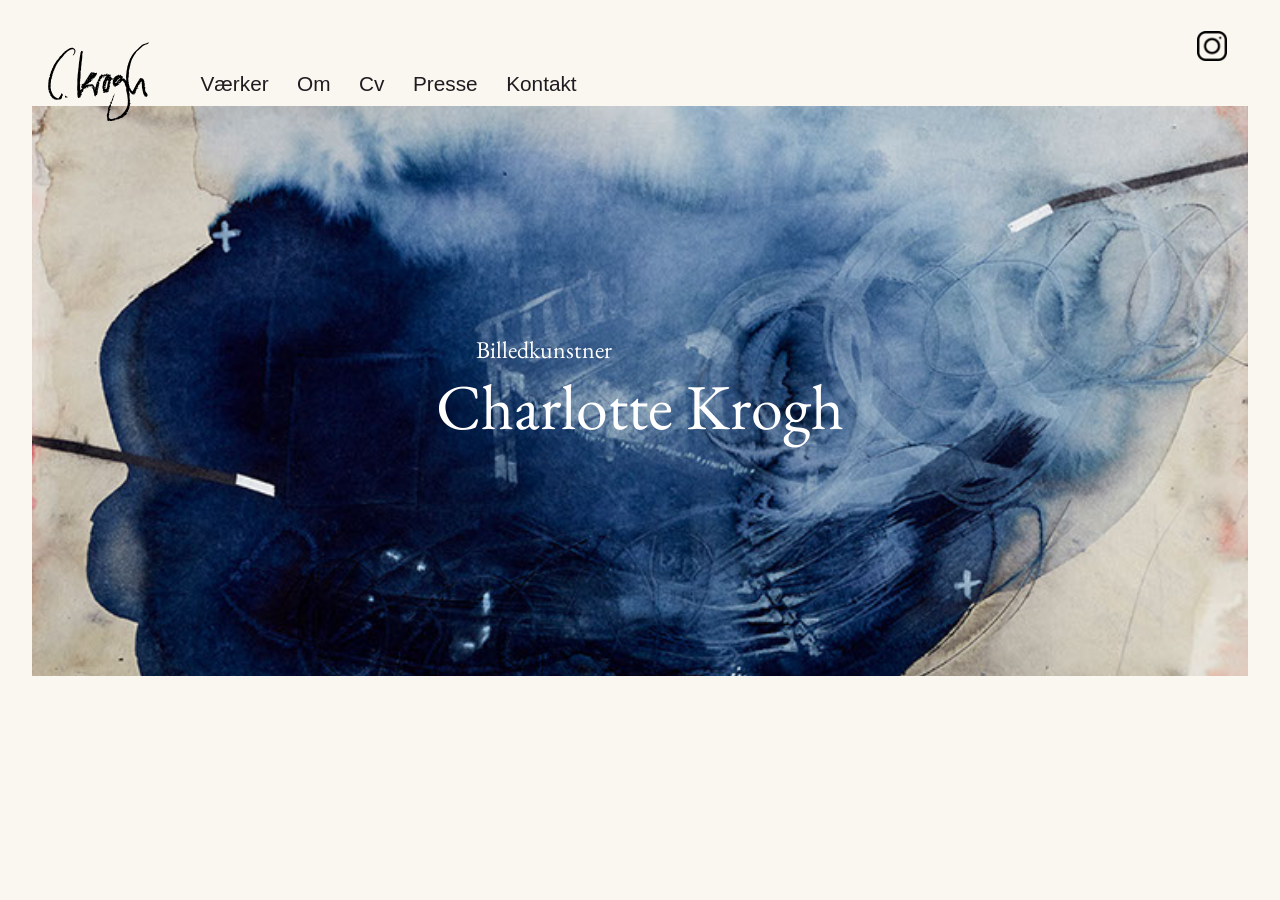
<file: index.html>
<!DOCTYPE html>
<html lang="DA">

<head>
    <meta charset="utf-8">
    <meta name="viewport" content="width=device-width, initial-scale=1.0">
    <title>Charlotte Krogh - Billedkunstner</title>
    <link href="https://fonts.googleapis.com/css?family=EB+Garamond:400,700&display=swap" rel="stylesheet">
    <link rel="stylesheet" href="style.css">
</head>

<body id="landing">
    <header>
        <nav></nav>
    </header>
    <section id="splash">
        <article id="splashtxt">
            <h2>Billedkunstner</h2>
            <h1>Charlotte Krogh</h1>
        </article>
    </section>
    <script src="script.js"></script>
</body>

</html>
</file>
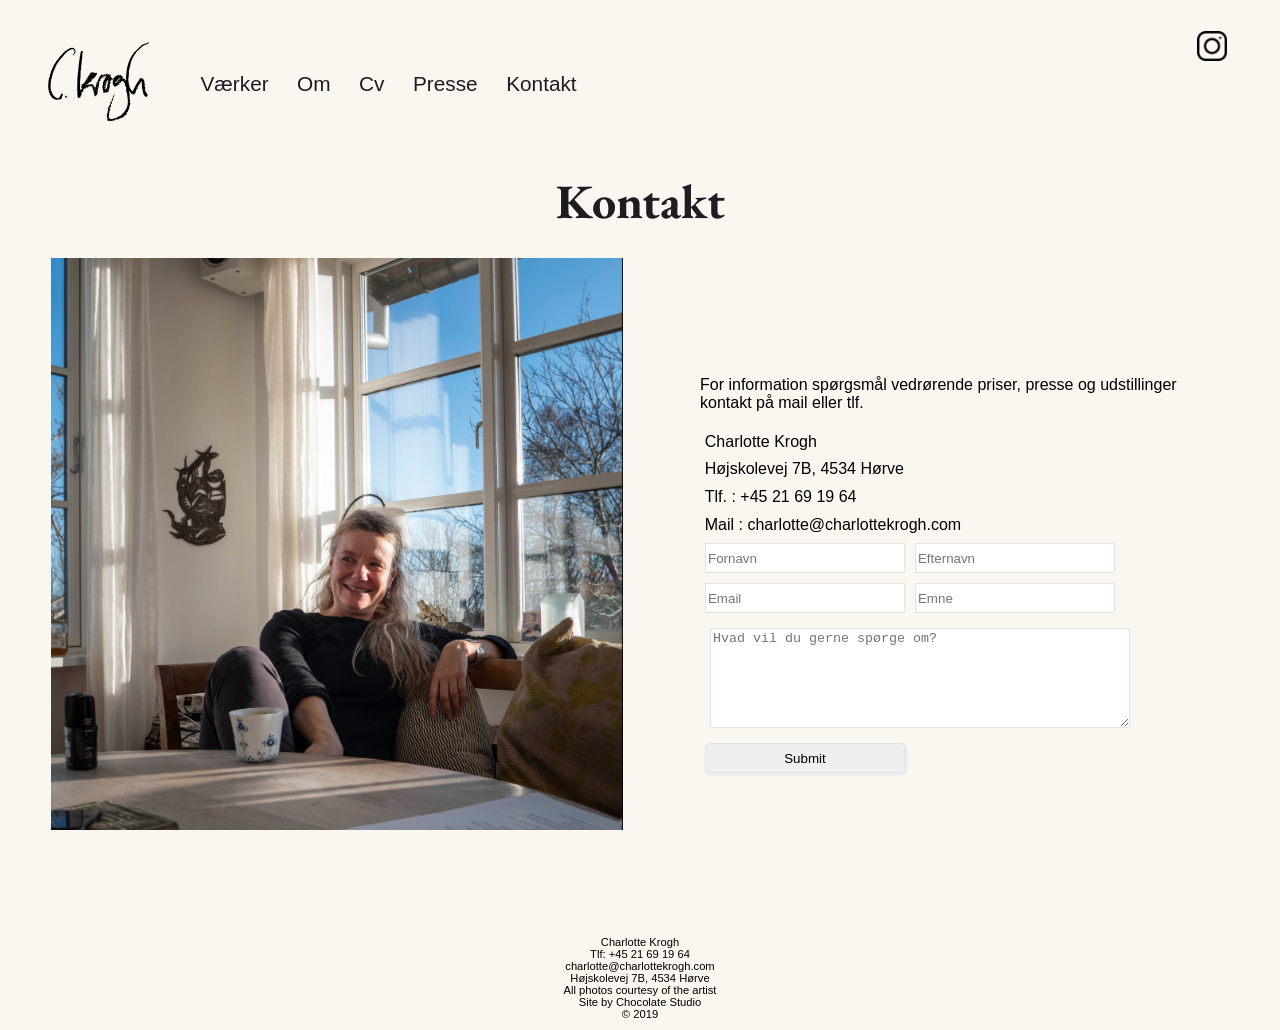
<file: contact.html>
<!DOCTYPE html>
<html lang="DA">

<head>
    <meta charset="utf-8">
    <meta name="viewport" content="width=device-width, initial-scale=1.0">
    <title>Charlotte Krogh - Billedkunstner</title>
    <link href="https://fonts.googleapis.com/css?family=EB+Garamond:400,700&display=swap" rel="stylesheet">
    <link rel="stylesheet" href="style.css">
</head>

<body>



    <header>
        <nav></nav>
    </header>
    <h1>Kontakt</h1>
    <section id="contact">
        <article class="img">
            <img src="img/kontakt_charlotte.jpg" alt="">
        </article>
        <article class="txt">

            <p>For information spørgsmål vedrørende priser, presse og udstillinger kontakt på mail eller tlf.</p>

            <ul>
                <li>Charlotte Krogh</li>
                <li>Højskolevej 7B, 4534 Hørve</li>
                <li>Tlf. : +45 21 69 19 64</li>
                <li>Mail : charlotte@charlottekrogh.com</li>

            </ul>

            <form action="send_form_email.php" method="post" enctype="text/plain">
                <input class="" type="text" name="first_name" placeholder="Fornavn">
                <input class="" type="text" name="last_name" placeholder="Efternavn">
                <input class="" type="email" name="email" placeholder="Email">
                <input class="" type="text" name="subject" placeholder="Emne">
                <textarea id="besked" name="message" placeholder="Hvad vil du gerne spørge om?"></textarea>
                <input id="send" type="submit" value="Submit" placeholder="SEND">
            </form>

        </article>



    </section>


    <footer></footer>
    <script src="script.js"></script>
</body></html>
</file>
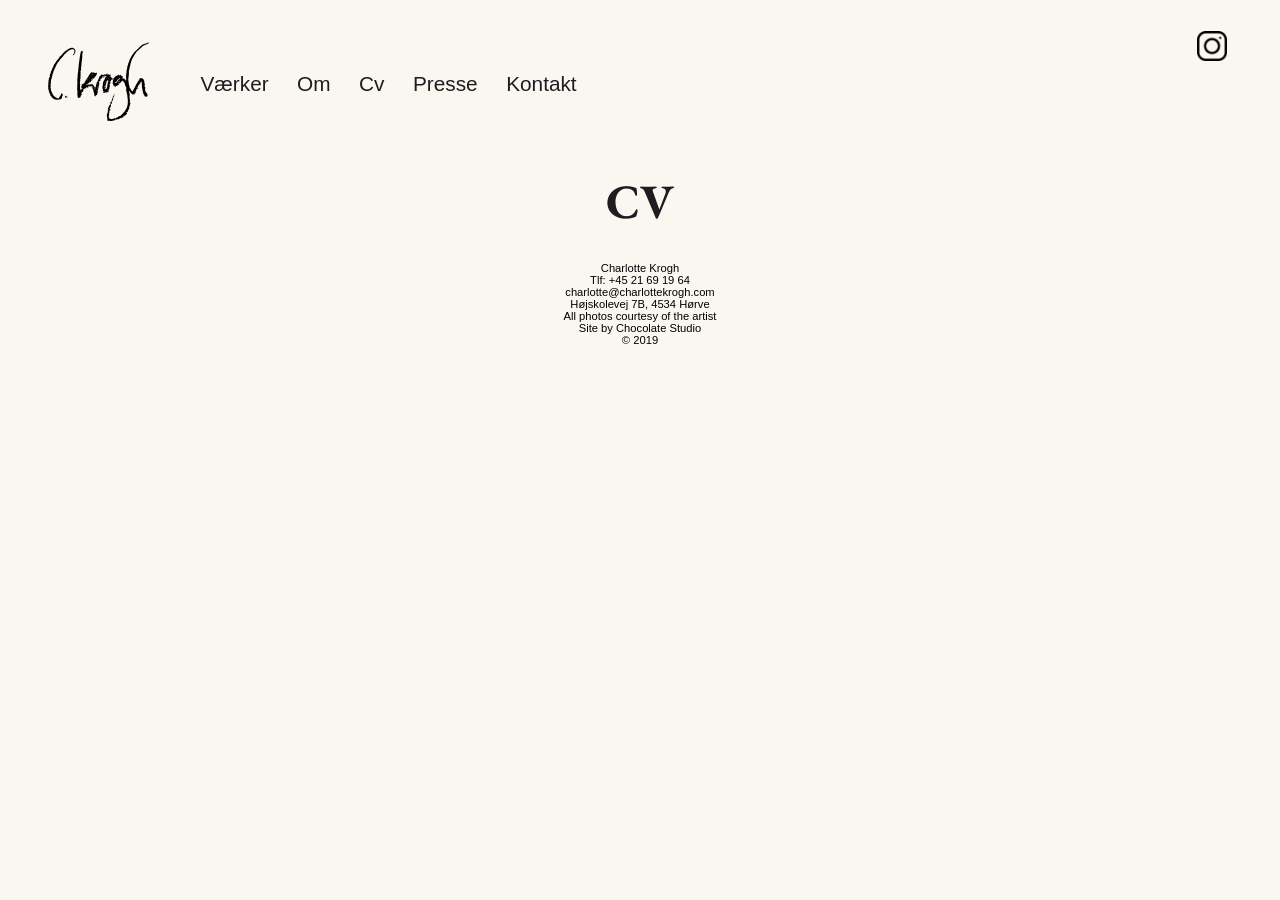
<file: cv.html>
<!DOCTYPE html>
<html lang="DA">

<head>
    <meta charset="utf-8">
    <meta name="viewport" content="width=device-width, initial-scale=1.0">
    <title></title>
    <link href="https://fonts.googleapis.com/css?family=EB+Garamond:400,700&display=swap" rel="stylesheet">
    <link rel="stylesheet" href="style.css">


</head>

<body id="cv_body">

    <header>
        <nav></nav>
    </header>
    <template>
        <ul class="cv">
            <li></li>
        </ul>

    </template>

    <section id="cv">
        <h1>CV</h1>
        <article class="cvtekst"></article>

    </section>

    <script src="script.js"></script>

    <footer></footer>
</body>

</html>
</file>
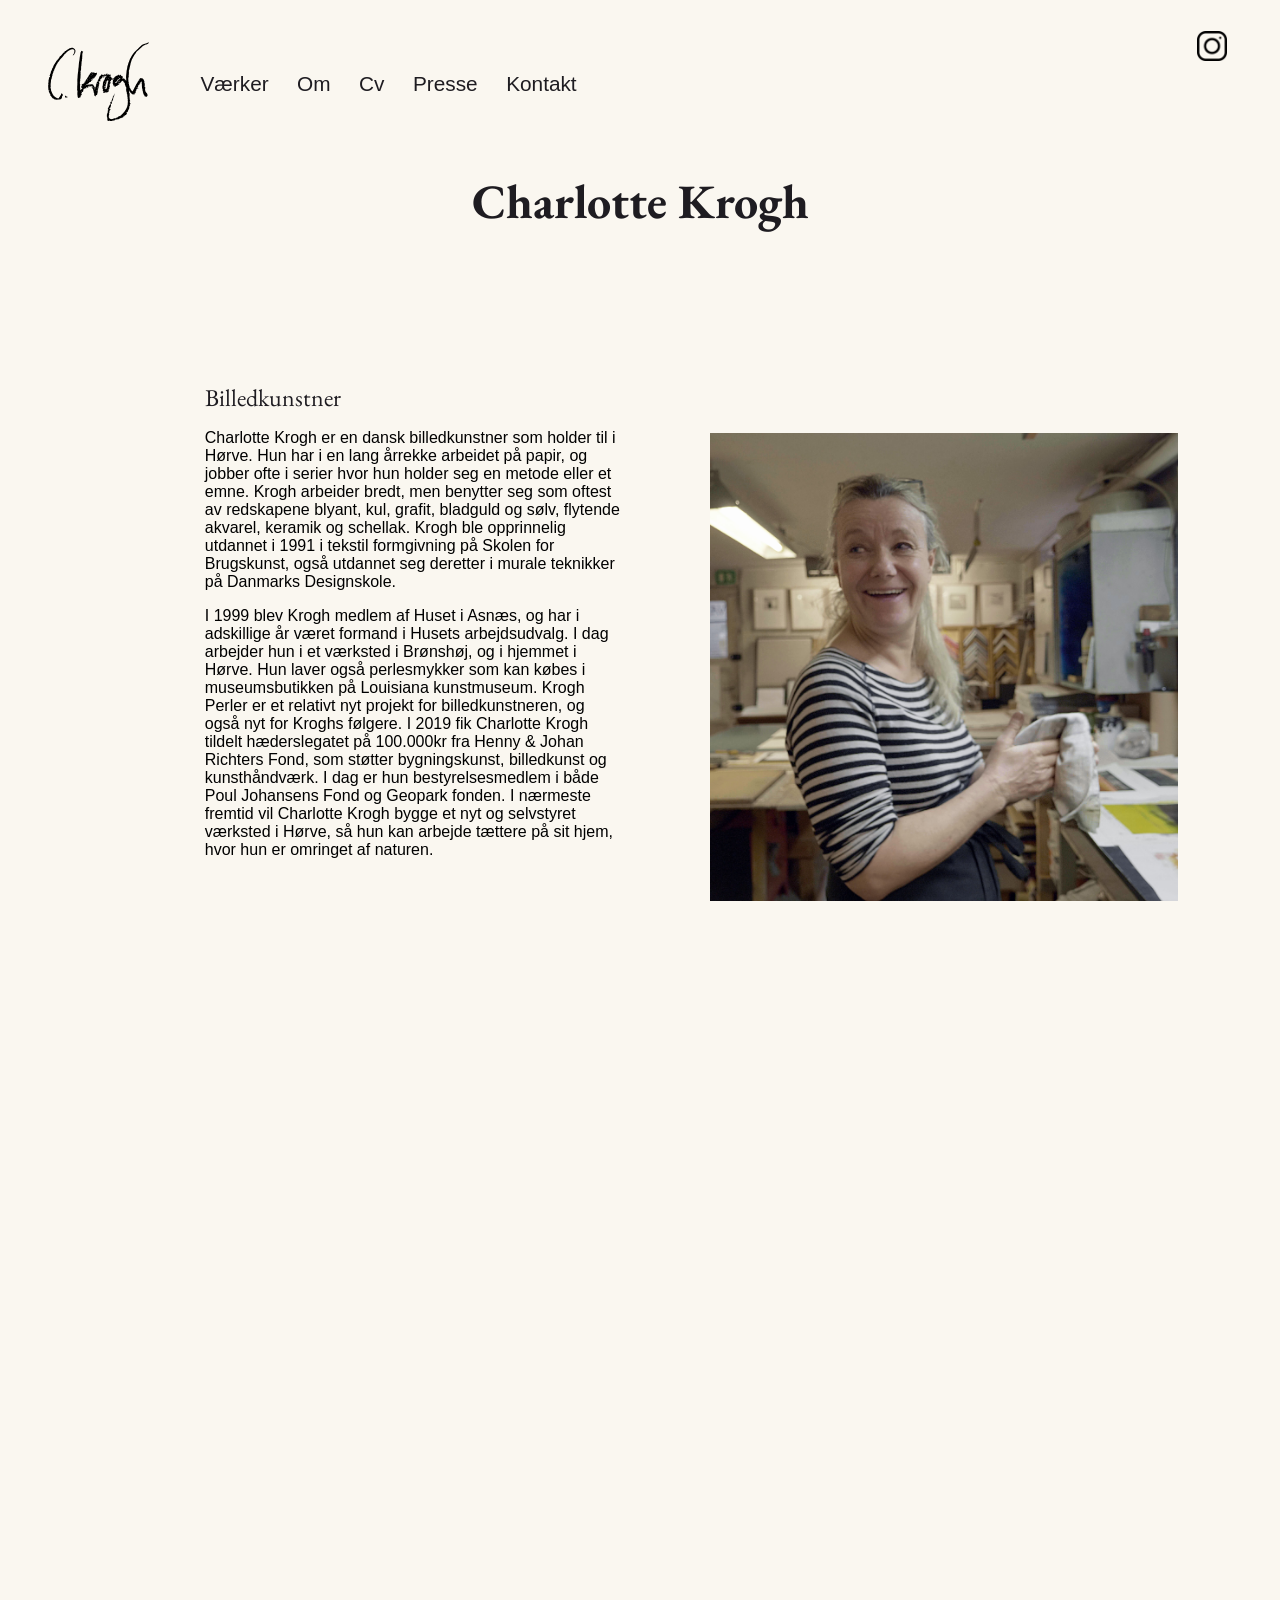
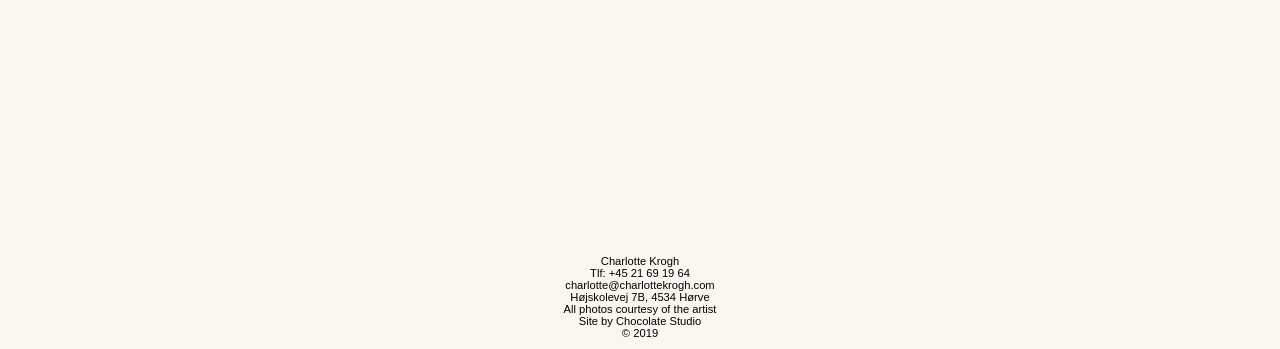
<file: om.html>
<!DOCTYPE html>
<html lang="DA">

<head>
    <meta charset="utf-8">
    <meta name="viewport" content="width=device-width, initial-scale=1.0">
    <title>Charlotte Krogh - Billedkunstner</title>
    <link href="https://fonts.googleapis.com/css?family=EB+Garamond:400,700&display=swap" rel="stylesheet">
    <link rel="stylesheet" href="style.css">
</head>

<body id="om">
    <header>
        <nav></nav>
    </header>
    <!--    <h1>OM</h1>-->

    <h1>Charlotte Krogh</h1>
    <section id="about">




        <article class="txt">


            <h3>Billedkunstner </h3>
            <p>
                Charlotte Krogh er en dansk billedkunstner som holder til i Hørve. Hun har i en lang årrekke arbeidet på papir, og jobber ofte i serier hvor hun holder seg en metode eller et emne. Krogh arbeider bredt, men benytter seg som oftest av redskapene blyant, kul, grafit, bladguld og sølv, flytende akvarel, keramik og schellak. Krogh ble opprinnelig utdannet i 1991 i tekstil formgivning på Skolen for Brugskunst, også utdannet seg deretter i murale teknikker på Danmarks Designskole.
                <p>
                    I 1999 blev Krogh medlem af Huset i Asnæs, og har i adskillige år været formand i Husets arbejdsudvalg. I dag arbejder hun i et værksted i Brønshøj, og i hjemmet i Hørve. Hun laver også perlesmykker som kan købes i museumsbutikken på Louisiana kunstmuseum. Krogh Perler er et relativt nyt projekt for billedkunstneren, og også nyt for Kroghs følgere. I 2019 fik Charlotte Krogh tildelt hæderslegatet på 100.000kr fra Henny & Johan Richters Fond, som støtter bygningskunst, billedkunst og kunsthåndværk. I dag er hun bestyrelsesmedlem i både Poul Johansens Fond og Geopark fonden. I nærmeste fremtid vil Charlotte Krogh bygge et nyt og selvstyret værksted i Hørve, så hun kan arbejde tættere på sit hjem, hvor hun er omringet af naturen.
                </p>






        </article>
        <article class="img">
            <img src="img/P1100390.jpg" alt="">
        </article>
        <article id="video">
            <h2>VIDEO</h2><iframe class="resp-iframe" src="https://www.youtube.com/embed/rRxjqRolzPY" frameborder="0" allow="accelerometer; autoplay; encrypted-media; gyroscope; picture-in-picture" allowfullscreen></iframe>
        </article>
    </section>
    <footer></footer>
    <script src="script.js"></script>
</body></html>
</file>
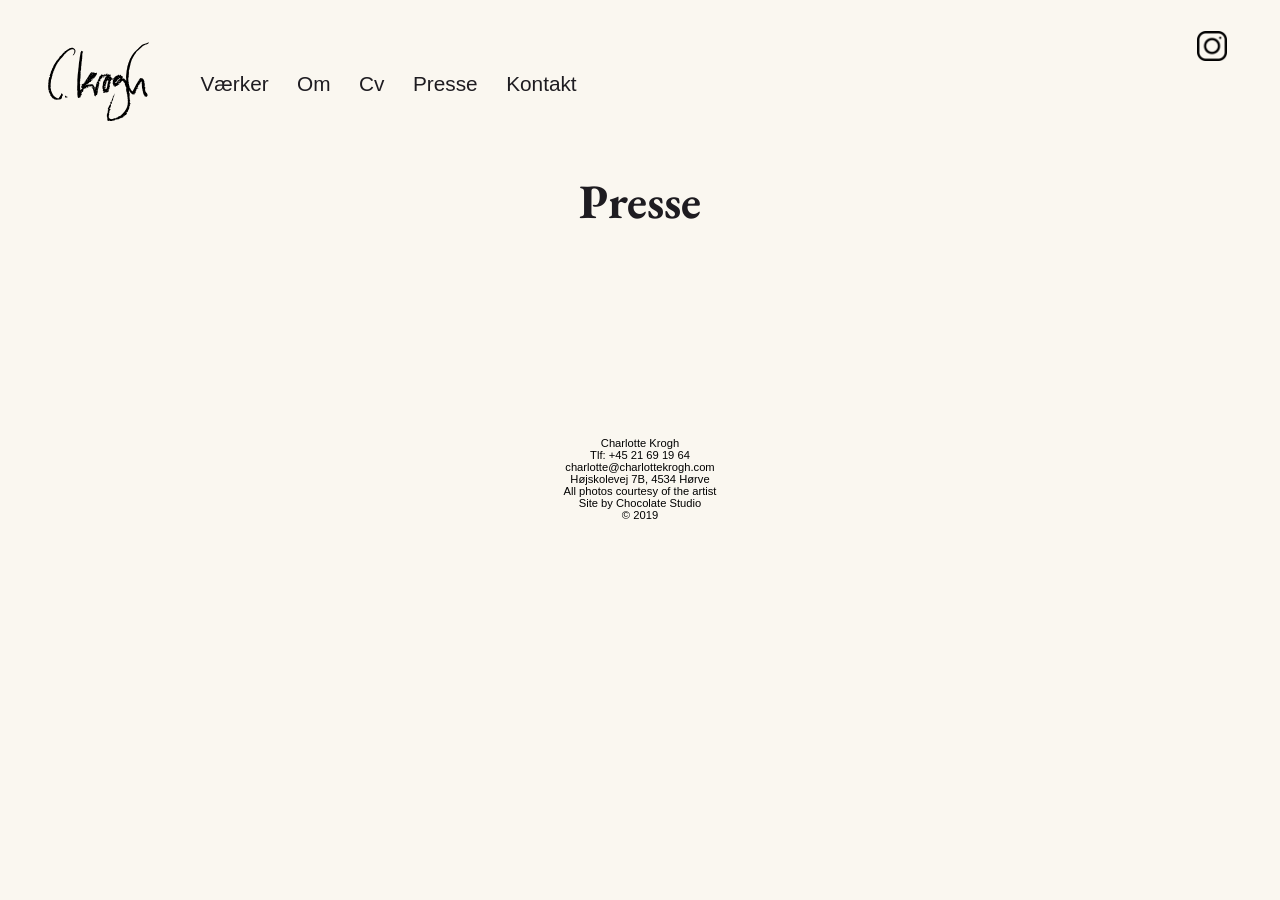
<file: press.html>
<!DOCTYPE html>
<html lang="da">

<head>
    <meta charset="utf-8">
    <meta name="viewport" content="width=device-width, initial-scale=1.0">
    <title>Charlotte Krogh - Billedkunstner</title>
    <link href="https://fonts.googleapis.com/css?family=EB+Garamond:400,700&display=swap" rel="stylesheet">
    <link rel="stylesheet" href="style.css">
</head>

<body id="presse">

    <header>
        <nav></nav>
    </header>
    <h1>Presse</h1>
    <template>
        <article class="press">
            <h3 class="titel"></h3>
            <a href="" target="_blank"><img src="" alt=""></a>
        </article>
    </template>

    <section id="press"></section>

    <footer></footer>
    <script src="script.js"></script>
</body>

</html>
</file>
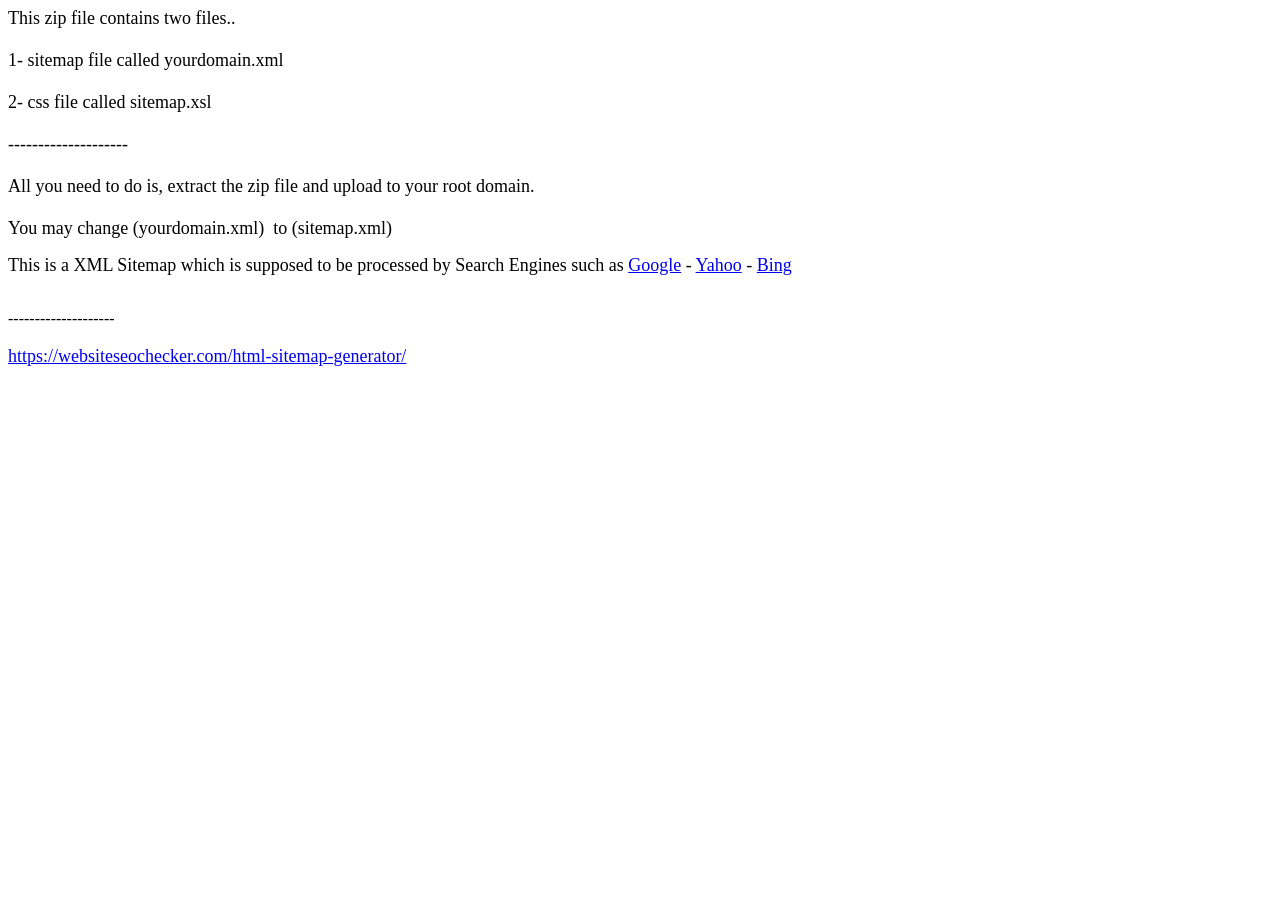
<file: readme.html>
<html>

<head>
<meta http-equiv="Content-Language" content="en-us">
<meta http-equiv="Content-Type" content="text/html; charset=utf-8">
<title>This zip file contains two files</title>
</head>

<body>

<p><font size="4">This zip file contains two files..<br>
<br>
1- sitemap file called yourdomain.xml<br>
<br>
2- css file called sitemap.xsl<br>
<br>
--------------------<br>
<br>
All you need to do is, extract the zip file and upload to your root domain.<br>
<br>
You may change (yourdomain.xml)&nbsp; to (sitemap.xml) </font></p>
<p><font size="4">This is a XML Sitemap which is supposed to be processed by
Search Engines such as <a href="https://www.google.com/webmasters/tools/">Google</a>
- <a href="https://search.yahoo.com/info/submit.html">Yahoo</a> -
<a href="http://www.bing.com/toolbox/webmaster">Bing</a></font></p>



<br>
--------------------<br>
<br>
</font><a href="https://websiteseochecker.com/html-sitemap-generator/">
<font size="4">https://websiteseochecker.com/html-sitemap-generator/</font></a></p>

</body>

</html>
</file>
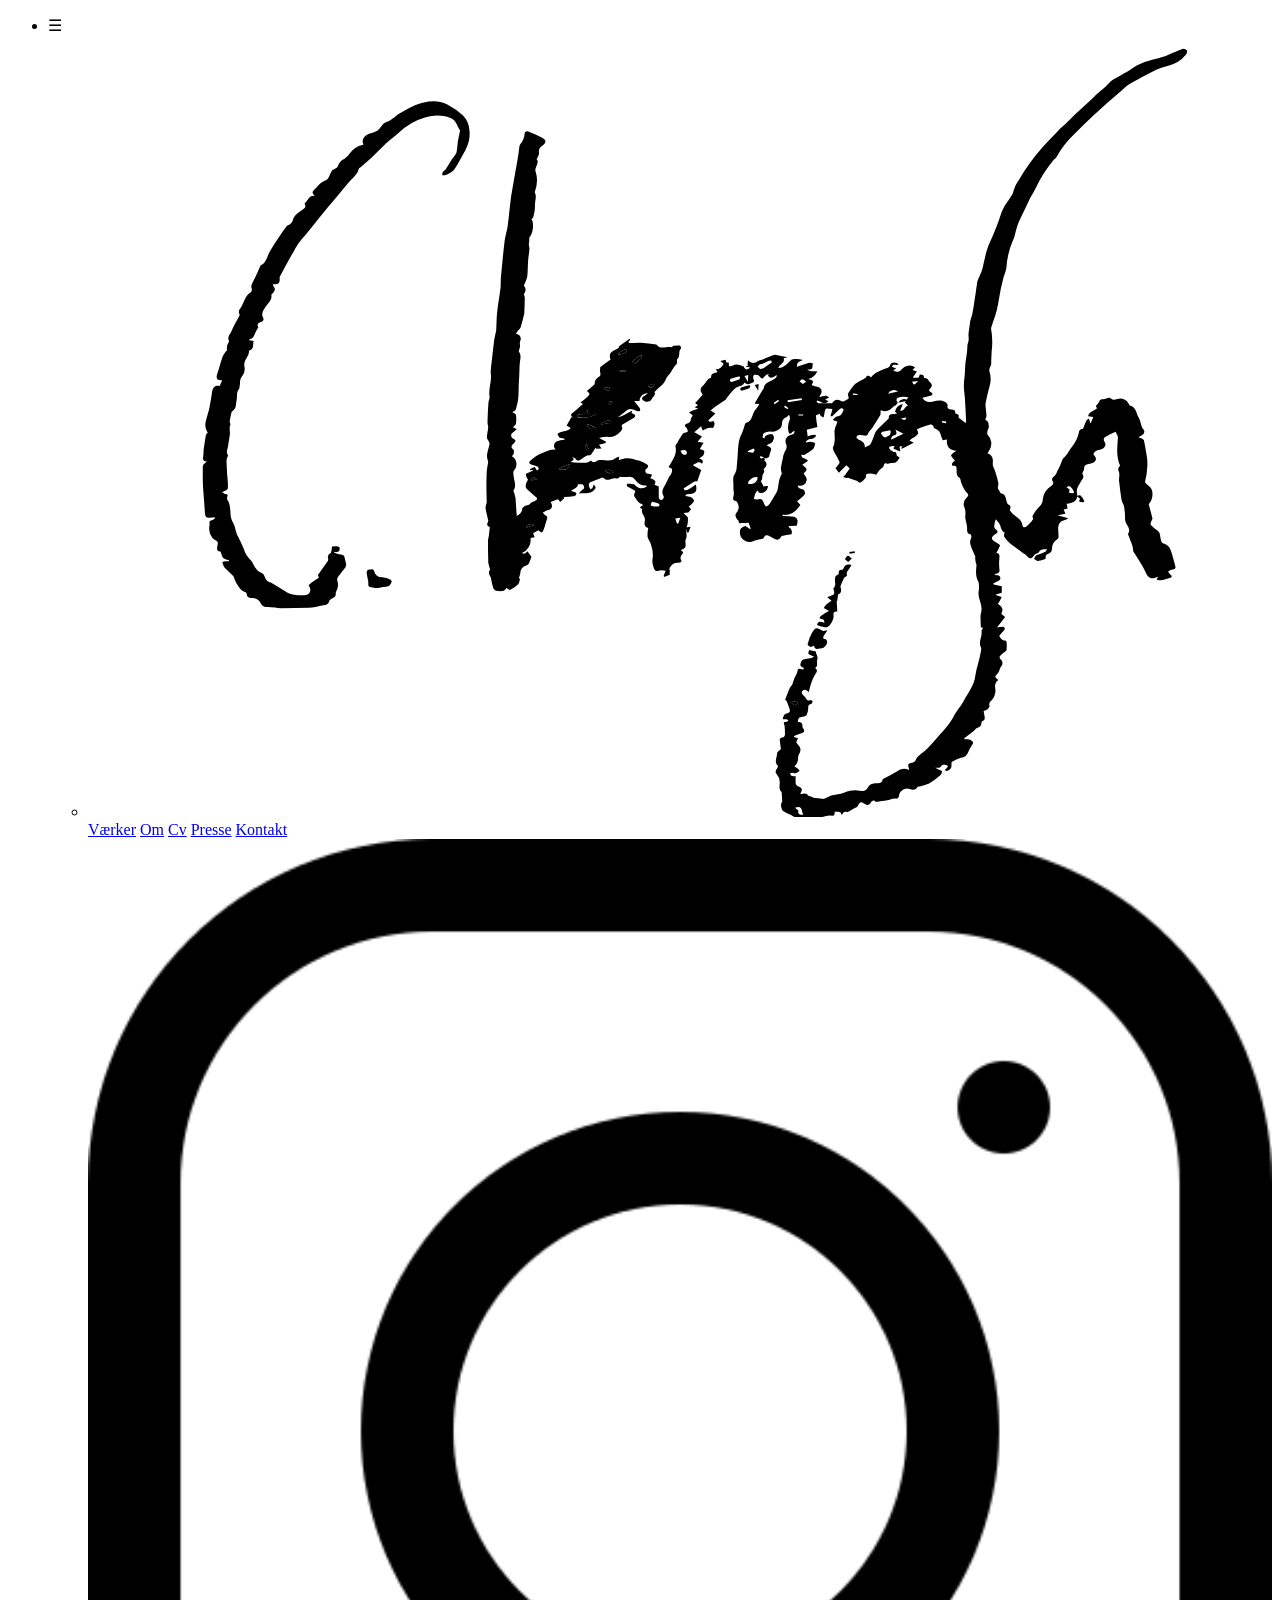
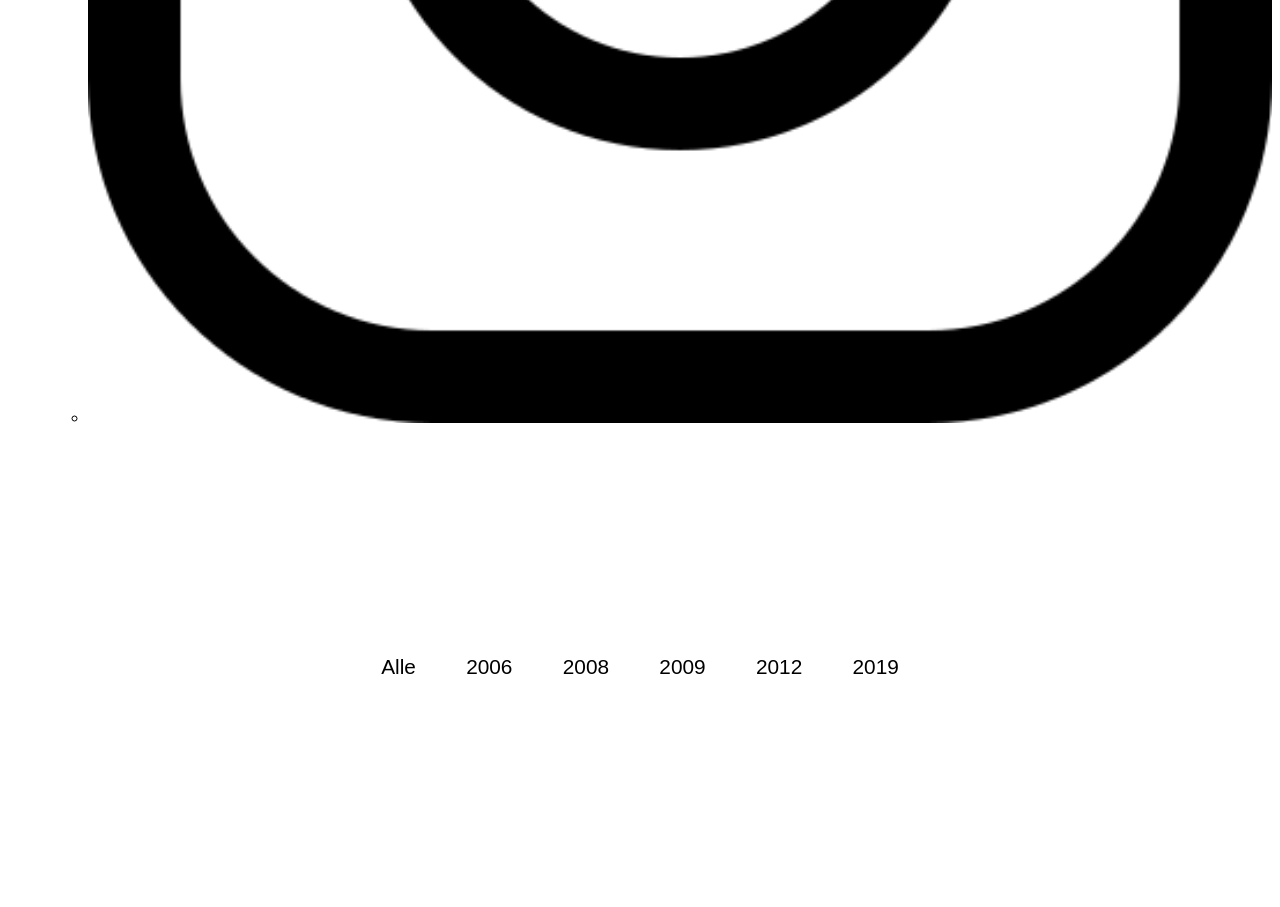
<file: work(copy).html>
<!DOCTYPE html>
<html lang="da">

<head>
    <meta charset="utf-8">
    <meta name="viewport" content="width=device-width, initial-scale=1.0">
    <title>Charlotte Krogh</title>

    <style>
        img {
            width: 100%;
        }

        button {
            border: none;
            background: none;
            font-size: 1.3rem;
        }

        main {
            display: grid;
            grid-template-columns: 30vw 30vw;
            grid-template-rows: 80px auto;
            grid-template-areas:
                "filter filter"
                "vaerker vaerker";
            justify-content: center;
            margin: 200px;


        }


        #grid {
            grid-area: vaerker;
            columns: 4;
            column-fill: balance;
            grid-gap: 1rem;
            text-align: bottom right;
            margin: 0 auto;

        }



        /*
        #grid {
            display: grid;
            grid-template-columns: repeat(auto-fill, minmax(150px, 1fr));
            grid-gap: 0.8rem;
            grid-template-rows: auto;
            margin: 8vw 8vw;
        }
*/


        #knapper {
            margin: 0 100px;
            grid-area: filter;
            display: flex;
            cursor: pointer;
            font-size: 1.2rem;
            justify-content: space-around;

        }


        .aarstal {
            font-size: 0.3rem;
            font-style: italic;
            font-family: sans-serif;
            text-align: right;
        }
    </style>
</head>

<body>

    <header>
        <nav></nav>
    </header>
    <main>
        <article id="knapper">
            <button class="alle filter valgt" data-filter="alle">Alle</button>
            <button data-filter="2006" class="filter">2006</button>
            <button data-filter="2008" class="filter">2008</button>
            <button data-filter="2009" class="filter">2009</button>
            <button data-filter="2012" class="filter">2012</button>
            <button data-filter="2019" class="filter">2019</button>
        </article>
        <section id="grid"></section>
    </main>
    <template>
        <article class="gallery">
            <img class="billede" src="" alt="">
            <p class="aarstal"></p>
        </article>
    </template>

    <script>
        document.addEventListener("DOMContentLoaded", start);

        let filter = "alle";
        let indhold;
        let template = document.querySelector("template");
        let dest = document.querySelector("#grid");

        function start() {
            console.log(start);

            hentGalleri();
            hentMenu();
            const filtrer = document.querySelectorAll(".filter");
            filtrer.forEach(knap => knap.addEventListener("click", filtrerBilleder));

        }

        async function hentMenu() {

            const voresMenu = await fetch("menu.html");
            let denHentede = await voresMenu.text();
            document.querySelector("nav").innerHTML = denHentede;
            console.log("nav");
            document.querySelector("#menuknap").addEventListener("click", toggleMenu);

        }

        async function hentGalleri() {

            //Henter vores Json fra WP
            const url = "http://malikgrosos.com/charlottekrogh/wordpress/wp-json/wp/v2/vaerk"
            //Henter datafilen
            const minJson = await fetch(url);
            //Den hentede data skal tolkes som json
            indhold = await minJson.json();
            //Vi kalder funktionen der viser data i DOM
            visIndhold();
            console.log(hentGalleri);
        }

        function filtrerBilleder() {

            //Sæt variable filter til aktuel værdi

            //    let valgt = document.querySelector(".valgt");

            //    valgt.classList.remove("valgt");

            filter = this.dataset.filter;

            //    this.classList.add("valgt");
            console.log(filter);
            visIndhold();

        }

        function visIndhold() {

            dest.innerHTML = "";

            indhold.forEach(vaerk => {
                console.log(filter);

                if (vaerk.aar == filter || filter == "alle") { // Filtrere kategorier og kunstnernavn

                    const klon = template.cloneNode(true).content;

                    klon.querySelector("img").src = vaerk.billede.guid;
                    klon.querySelector(".aarstal").textContent = vaerk.aar;
                    dest.appendChild(klon);
                }
            })
        }
    </script>
</body></html>
</file>
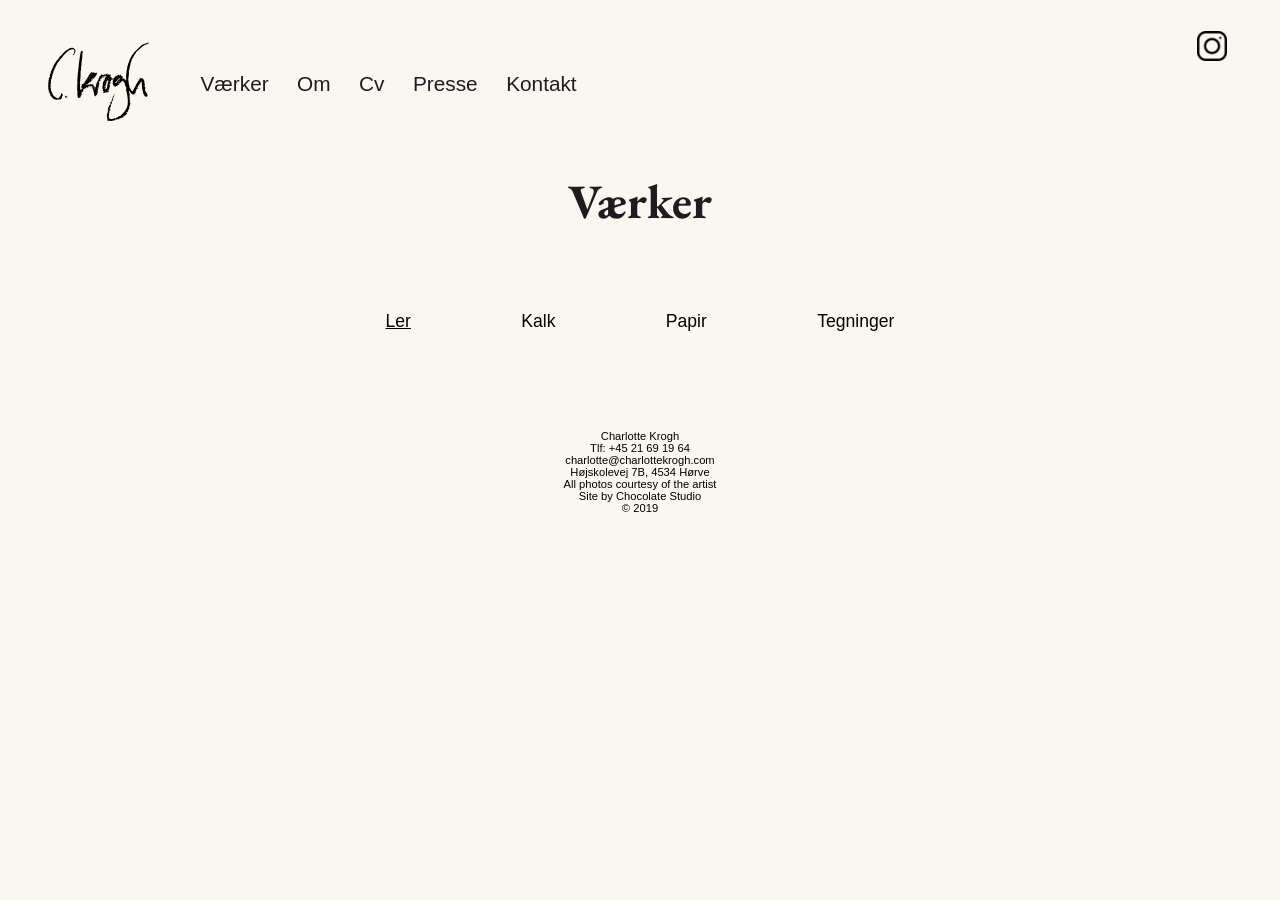
<file: works.html>
<!DOCTYPE html>
<html lang="da">

<head>
    <meta charset="utf-8">
    <meta name="viewport" content="width=device-width, initial-scale=1.0">
    <link href="https://fonts.googleapis.com/css?family=EB+Garamond:400,700&display=swap" rel="stylesheet">
    <link rel="stylesheet" href="style.css">
    <title>Charlotte Krogh - Billedkunstner</title>

</head>

<body>

    <header>
        <nav></nav>
    </header>

    <h1>Værker</h1>

    <main id="vaerker">

        <article id="knapper">

            <!--           //Filtreringsknap som fjerne alle filtre.-->

            <!--            <button class="alle filter valgt" data-filter="ler">Alle</button>-->

            <!--            //Har data-filteret ler, som bliver hentet i filtrering i JS.-->

            <button class="filter valgt" data-filter="ler">ler</button>
            <button data-filter="kalk" class="filter">kalk</button>
            <button data-filter="papir" class="filter">papir</button>
            <button data-filter="tegninger" class="filter">tegninger</button>

        </article>

        <!-- Destinationen for vores Array-->

        <section id="grid"></section>
    </main>

    <!--// Dette er vores klon - Er samle det materiale der skal klones,

    men alt inde i dette tag er usynligt.-->
    <template>

        <!--       //parent vores materiale, så det kan organiseres.-->

        <article class="gallery">

            <!--           //Billede fra klon bliver puttet ind her-->

            <img class="billede" src="" alt="">

            <!--            // Kategorien som json elementet har, bliver puttet ind her. //-->

            <p class="kategori"></p>
            <p class="id"></p>

        </article>




    </template>

    <!--
    <div class="gooey">
  <span class="dot"></span>
  <div class="dots">
    <span></span>
    <span></span>
    <span></span>
  </div>
</div>
-->

    <footer></footer>
    <script src="script.js"> </script>
</body>

</html>
</file>
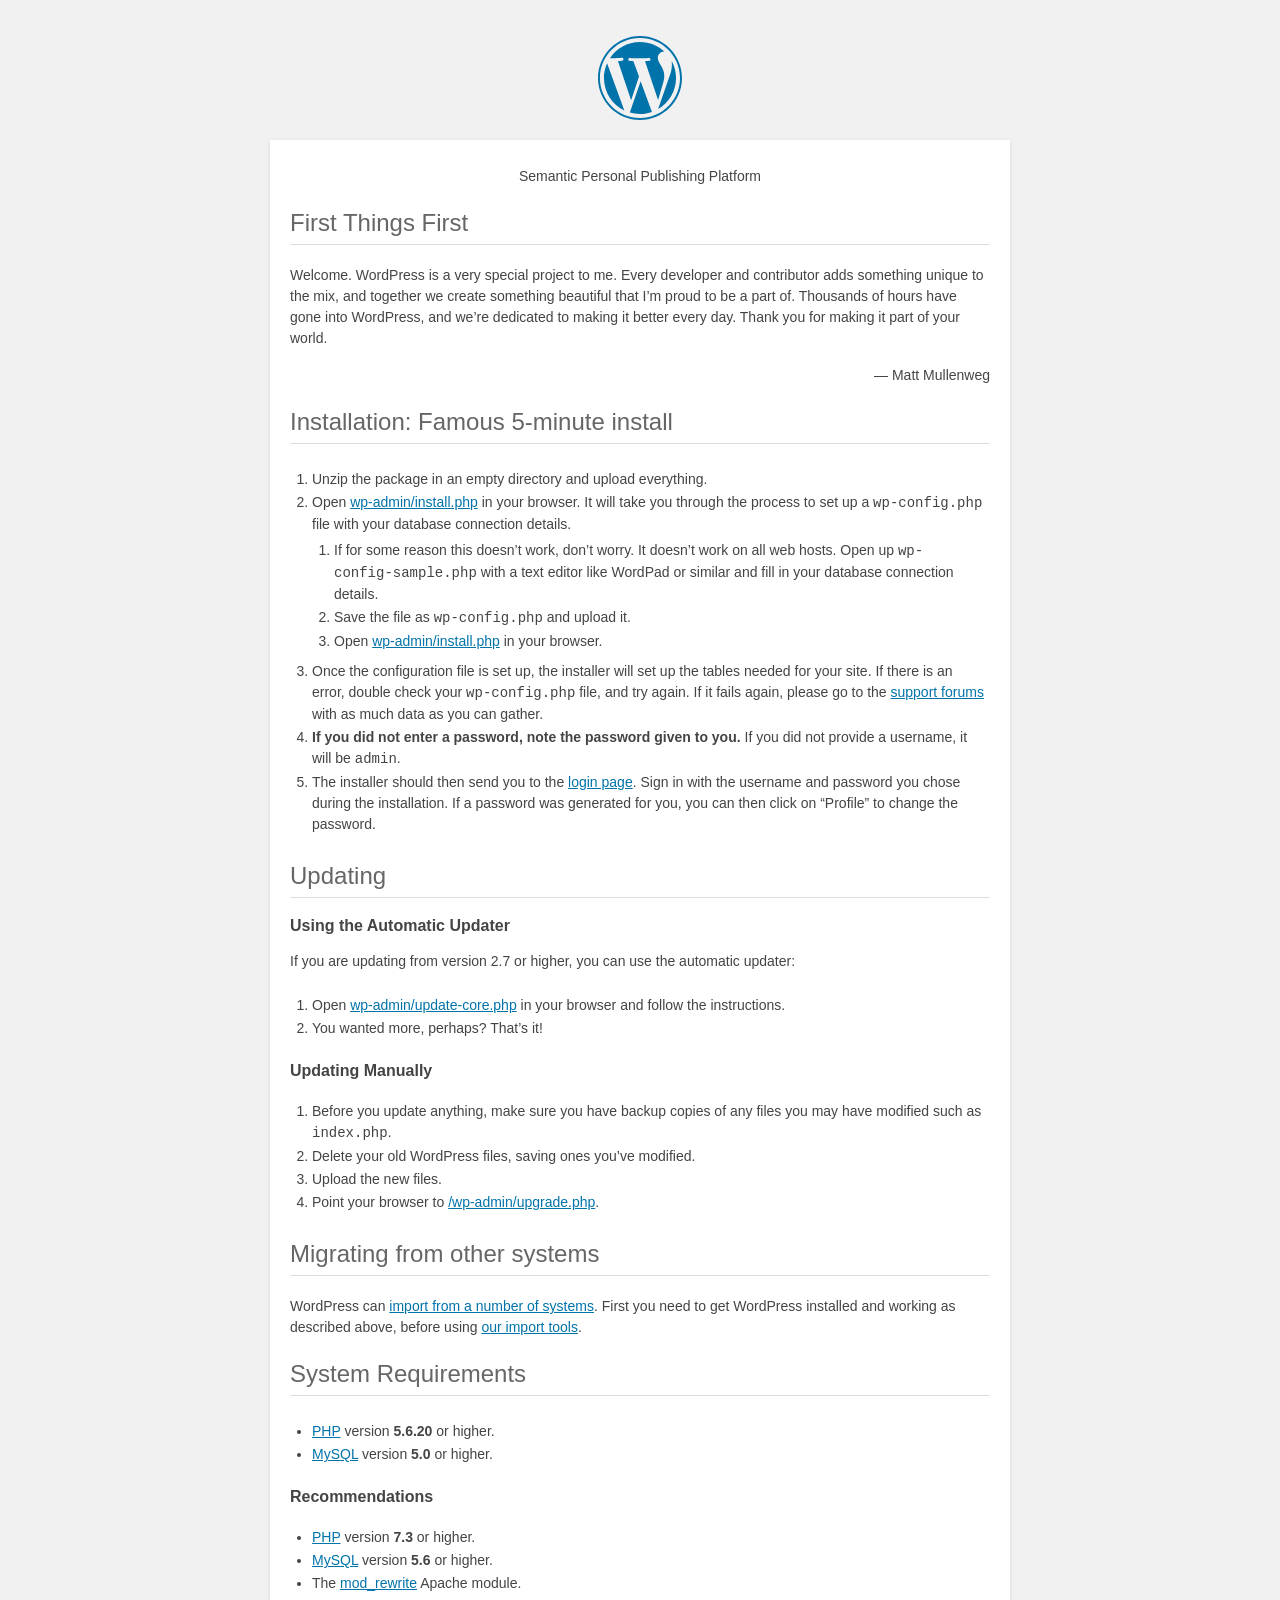
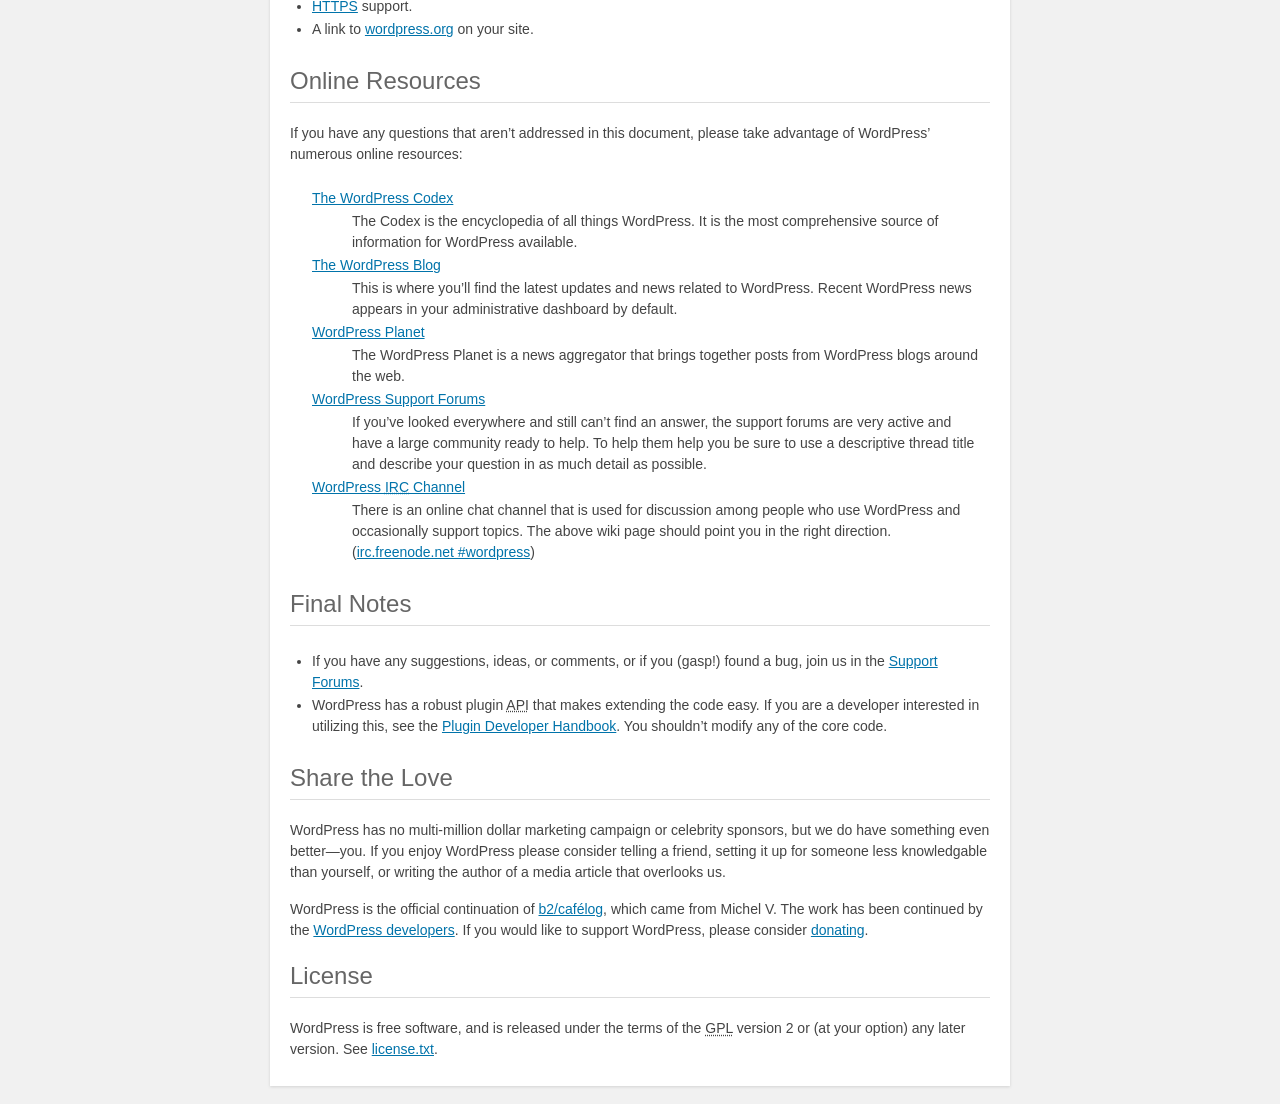
<file: wordpress/readme.html>
<!DOCTYPE html>
<html lang="en">
<head>
	<meta name="viewport" content="width=device-width" />
	<meta http-equiv="Content-Type" content="text/html; charset=utf-8" />
	<title>WordPress &#8250; ReadMe</title>
	<link rel="stylesheet" href="wp-admin/css/install.css?ver=20100228" type="text/css" />
</head>
<body>
<h1 id="logo">
	<a href="https://wordpress.org/"><img alt="WordPress" src="wp-admin/images/wordpress-logo.png" /></a>
</h1>
<p style="text-align: center">Semantic Personal Publishing Platform</p>

<h2>First Things First</h2>
<p>Welcome. WordPress is a very special project to me. Every developer and contributor adds something unique to the mix, and together we create something beautiful that I&#8217;m proud to be a part of. Thousands of hours have gone into WordPress, and we&#8217;re dedicated to making it better every day. Thank you for making it part of your world.</p>
<p style="text-align: right">&#8212; Matt Mullenweg</p>

<h2>Installation: Famous 5-minute install</h2>
<ol>
	<li>Unzip the package in an empty directory and upload everything.</li>
	<li>Open <span class="file"><a href="wp-admin/install.php">wp-admin/install.php</a></span> in your browser. It will take you through the process to set up a <code>wp-config.php</code> file with your database connection details.
		<ol>
			<li>If for some reason this doesn&#8217;t work, don&#8217;t worry. It doesn&#8217;t work on all web hosts. Open up <code>wp-config-sample.php</code> with a text editor like WordPad or similar and fill in your database connection details.</li>
			<li>Save the file as <code>wp-config.php</code> and upload it.</li>
			<li>Open <span class="file"><a href="wp-admin/install.php">wp-admin/install.php</a></span> in your browser.</li>
		</ol>
	</li>
	<li>Once the configuration file is set up, the installer will set up the tables needed for your site. If there is an error, double check your <code>wp-config.php</code> file, and try again. If it fails again, please go to the <a href="https://wordpress.org/support/forums/" title="WordPress support">support forums</a> with as much data as you can gather.</li>
	<li><strong>If you did not enter a password, note the password given to you.</strong> If you did not provide a username, it will be <code>admin</code>.</li>
	<li>The installer should then send you to the <a href="wp-login.php">login page</a>. Sign in with the username and password you chose during the installation. If a password was generated for you, you can then click on &#8220;Profile&#8221; to change the password.</li>
</ol>

<h2>Updating</h2>
<h3>Using the Automatic Updater</h3>
<p>If you are updating from version 2.7 or higher, you can use the automatic updater:</p>
<ol>
	<li>Open <span class="file"><a href="wp-admin/update-core.php">wp-admin/update-core.php</a></span> in your browser and follow the instructions.</li>
	<li>You wanted more, perhaps? That&#8217;s it!</li>
</ol>

<h3>Updating Manually</h3>
<ol>
	<li>Before you update anything, make sure you have backup copies of any files you may have modified such as <code>index.php</code>.</li>
	<li>Delete your old WordPress files, saving ones you&#8217;ve modified.</li>
	<li>Upload the new files.</li>
	<li>Point your browser to <span class="file"><a href="wp-admin/upgrade.php">/wp-admin/upgrade.php</a>.</span></li>
</ol>

<h2>Migrating from other systems</h2>
<p>WordPress can <a href="https://codex.wordpress.org/Importing_Content">import from a number of systems</a>. First you need to get WordPress installed and working as described above, before using <a href="wp-admin/import.php" title="Import to WordPress">our import tools</a>.</p>

<h2>System Requirements</h2>
<ul>
	<li><a href="https://secure.php.net/">PHP</a> version <strong>5.6.20</strong> or higher.</li>
	<li><a href="https://www.mysql.com/">MySQL</a> version <strong>5.0</strong> or higher.</li>
</ul>

<h3>Recommendations</h3>
<ul>
	<li><a href="https://secure.php.net/">PHP</a> version <strong>7.3</strong> or higher.</li>
	<li><a href="https://www.mysql.com/">MySQL</a> version <strong>5.6</strong> or higher.</li>
	<li>The <a href="https://httpd.apache.org/docs/2.2/mod/mod_rewrite.html">mod_rewrite</a> Apache module.</li>
	<li><a href="https://wordpress.org/news/2016/12/moving-toward-ssl/">HTTPS</a> support.</li>
	<li>A link to <a href="https://wordpress.org/">wordpress.org</a> on your site.</li>
</ul>

<h2>Online Resources</h2>
<p>If you have any questions that aren&#8217;t addressed in this document, please take advantage of WordPress&#8217; numerous online resources:</p>
<dl>
	<dt><a href="https://codex.wordpress.org/">The WordPress Codex</a></dt>
		<dd>The Codex is the encyclopedia of all things WordPress. It is the most comprehensive source of information for WordPress available.</dd>
	<dt><a href="https://wordpress.org/news/">The WordPress Blog</a></dt>
		<dd>This is where you&#8217;ll find the latest updates and news related to WordPress. Recent WordPress news appears in your administrative dashboard by default.</dd>
	<dt><a href="https://planet.wordpress.org/">WordPress Planet</a></dt>
		<dd>The WordPress Planet is a news aggregator that brings together posts from WordPress blogs around the web.</dd>
	<dt><a href="https://wordpress.org/support/forums/">WordPress Support Forums</a></dt>
		<dd>If you&#8217;ve looked everywhere and still can&#8217;t find an answer, the support forums are very active and have a large community ready to help. To help them help you be sure to use a descriptive thread title and describe your question in as much detail as possible.</dd>
	<dt><a href="https://codex.wordpress.org/IRC">WordPress <abbr title="Internet Relay Chat">IRC</abbr> Channel</a></dt>
		<dd>There is an online chat channel that is used for discussion among people who use WordPress and occasionally support topics. The above wiki page should point you in the right direction. (<a href="irc://irc.freenode.net/wordpress">irc.freenode.net #wordpress</a>)</dd>
</dl>

<h2>Final Notes</h2>
<ul>
	<li>If you have any suggestions, ideas, or comments, or if you (gasp!) found a bug, join us in the <a href="https://wordpress.org/support/forums/">Support Forums</a>.</li>
	<li>WordPress has a robust plugin <abbr title="application programming interface">API</abbr> that makes extending the code easy. If you are a developer interested in utilizing this, see the <a href="https://developer.wordpress.org/plugins/">Plugin Developer Handbook</a>. You shouldn&#8217;t modify any of the core code.</li>
</ul>

<h2>Share the Love</h2>
<p>WordPress has no multi-million dollar marketing campaign or celebrity sponsors, but we do have something even better&#8212;you. If you enjoy WordPress please consider telling a friend, setting it up for someone less knowledgable than yourself, or writing the author of a media article that overlooks us.</p>

<p>WordPress is the official continuation of <a href="http://cafelog.com/">b2/caf&#233;log</a>, which came from Michel V. The work has been continued by the <a href="https://wordpress.org/about/">WordPress developers</a>. If you would like to support WordPress, please consider <a href="https://wordpress.org/donate/" title="Donate to WordPress">donating</a>.</p>

<h2>License</h2>
<p>WordPress is free software, and is released under the terms of the <abbr title="GNU General Public License">GPL</abbr> version 2 or (at your option) any later version. See <a href="license.txt">license.txt</a>.</p>

</body>
</html>
</file>
<file: style.css>
/*******************        GENERAL        ***********************/

       * {
           -webkit-box-sizing: border-box;
           box-sizing: border-box;
       }

       img {
           width: 100%;
       }

       body {
           background-color: #FAF7F0;
           margin: 0;

       }

       h1,
       h2,
       h3 {

           font-family: 'EB Garamond', serif;
           margin: 0;
           color: #1E1C21;

       }

       h1 {
           font-size: 3rem;
           margin-left: 40px;
           text-align: center;
       }

       h2 {
           font-size: 2rem;
           font-weight: 600;

       }

       h3 {
           font-size: 1.5rem;
           font-weight: 200;
       }

       figure,
       button {
           font-family: 'roboto', sans-serif;
           font-weight: 100;
           cursor: pointer;
           text-transform: capitalize;
       }

       p {
           font-family: 'roboto', sans-serif;
           font-weight: 200;
       }

       ul,
       li {
           list-style-type: none;
           padding: 0;
           margin: 0;
           font-weight: 100;
           font-family: 'roboto', sans-serif;
       }

       a,
       a:link,
       a:visited {
           font-family: 'roboto', sans-serif;
           font-weight: 100;
           text-decoration: none;
           color: #1E1C21;
       }

       #menu a:active,
       #menu a:active {
           color: #A6998A;
           font-weight: bold;
       }


       button:active,
       button:hover,
       button:visited {
           font-family: 'roboto', sans-serif;
           text-decoration: underline;
       }

       .hidden {
           display: none;
       }

       /*******************        MENU        ***********************/

       nav {
           margin: 1rem 2rem;
       }

       #menu {
           position: fixed;
           -webkit-box-pack: start;
           -ms-flex-pack: start;
           justify-content: flex-start;
           -webkit-box-align: center;
           -ms-flex-align: center;
           align-items: center;
           text-align: center;
           top: 0;
           left: 0;
           bottom: 0;
           right: 0;
           background-color: rgb(255, 255, 255);
           z-index: 1000;

       }

       #menu img {
           width: 40vw;
           position: relative;
       }

       #menu li {
           font-size: 1rem;
           text-transform: capitalize;
           -webkit-transition: 0.3s;
           transition: 0.3s;
           margin: 0 0px;
           display: inline-block;
       }

       #menu li:hover {
           color: #A6998A;
       }

       .dropdown {
           position: relative;
           display: inline-block;
           -webkit-transition: .7s;
           transition: .7s;

       }

       #menu a,
       .dropbtn {
           display: block;
           font-size: 1rem;
           font-weight: 600;
           z-index: 5000;

       }

       .dropbtn {
           font-size: 2rem;
           width: 200px;
           cursor: pointer;
           font-family: 'EB Garamond', serif;
           z-index: 5000;
       }

       .dropdown .dropdown-content {
           font-size: 0.4rem;
           padding: 10px;

       }

       #menu .dropdown-content a {
           display: block;
           font-size: 1.5rem;
           padding-top: 50px;
           margin: 0 100px;
       }

       #menu .instagram {
           /* display: flex; */
           width: 20px;

       }



       /*******************        LANDINGPAGE        ***********************/

       #splash {
           margin: 10px;
           background-image: url(img/Charlotte_2.jpg);
           background-position: 50% 10%;
           background-size: cover;
           width: 90%;
           height: 600px;
           margin: 0 auto;
           display: -webkit-box;
           display: -ms-flexbox;
           display: flex;
           -webkit-box-pack: center;
           -ms-flex-pack: center;
           justify-content: center;
           -webkit-box-align: center;
           -ms-flex-align: center;
           align-items: center;

       }

       #splashtxt {
           position: absolute;
           display: -webkit-box;
           display: -ms-flexbox;
           display: flex;
           -webkit-box-pack: center;
           -ms-flex-pack: center;
           justify-content: center;
           -webkit-box-align: start;
           -ms-flex-align: start;
           align-items: flex-start;
           -webkit-box-orient: vertical;
           -webkit-box-direction: normal;
           -ms-flex-direction: column;
           flex-direction: column;
           /*           text-align: center;*/
       }

       #splash h1 {
           margin: 0;
           color: #fff;
           font-weight: 100;
           z-index: 100;
           font-size: 4rem;
       }

       #splash h2 {
           position: relative;
           left: 40px;
           font-size: 1.5rem;
           color: #fff;
           font-weight: 100;
           z-index: 100;
       }


       #landing {
           overflow: hidden;
       }



       /*******************        OM        ***********************/
       #about {
           display: -webkit-box;
           display: -ms-flexbox;
           display: flex;
           -ms-flex-wrap: wrap;
           flex-wrap: wrap;
           width: 100vw;
           overflow: hidden;

       }

       #about .txt {
           -ms-flex-preferred-size: 400px;
           flex-basis: 400px;
           -webkit-box-flex: 1;
           -ms-flex-positive: 1;
           flex-grow: 1;
           margin: 8vw 8vw;
           padding: 0 4vw;

       }


       /*
           #about p {
               padding: 0 2vw;
           }*/

       #about .img {
           -ms-flex-preferred-size: 350px;
           flex-basis: 350px;
           -webkit-box-flex: 1;
           -ms-flex-positive: 1;
           flex-grow: 1;
           margin: 4vw 8vw 3vw 1vw;
       }

       #about #video {
           -ms-flex-preferred-size: 400px;
           flex-basis: 400px;
           -webkit-box-flex: 2;
           -ms-flex-positive: 2;
           flex-grow: 2;
           margin: 0 8vw;
           position: relative;
           overflow: hidden;
           padding-top: 56.25%;
           top: 100px;

       }


       form {
           display: -webkit-box;
           display: -ms-flexbox;
           display: flex;
           -ms-flex-wrap: wrap;
           flex-wrap: wrap;
       }

       input {
           border: 1px solid #e2e2e2;
           height: 30px;
           width: 200px;
           margin: 5px;

       }

       form #besked {
           text-align: start;
           width: 220px;
           height: 100px;
           margin: 10px;
           border: 1px solid #e2e2e2;
       }

       form #send {

           border-radius: 5px;
           box-shadow: 0.1vw 0.1vw 0.1vw 0.1vw #ebebeb;
       }



       /*******************        VÆRKER        ***********************/

       button {
           border: none;
           background: none;
           display: inline-block;
           font-size: 2rem;
           margin: 10px;
           padding: 0;

       }

       #knapper {
           display: -webkit-box;
           display: -ms-flexbox;
           display: flex;
           -ms-flex-wrap: wrap;
           flex-wrap: wrap;
           -webkit-box-pack: center;
           -ms-flex-pack: center;
           justify-content: center;
           margin: 0;


       }

       .gallery {
           cursor: pointer;
       }


       .alle {
           display: none;
       }

       main {
           text-align: center;
           margin: 80px 20px;
       }

       #grid {
           -webkit-columns: 2;
           columns: 2;
           -webkit-column-fill: balance;
           column-fill: balance;
           grid-gap: 1rem;
           text-align: right;
           margin: 0 auto;

       }

       #grid .kategori,
       #grid .id {
           display: none;
       }

       /*******************        PRESSE        ***********************/


       .press {
           margin: 2vw 10vw;
           padding: 2vw;


           /*******************        CV        ***********************/

       }

       #cv {
           display: -webkit-box;
           display: -ms-flexbox;
           display: flex;
           -webkit-box-orient: vertical;
           -webkit-box-direction: normal;
           -ms-flex-direction: column;
           flex-direction: column;
           -webkit-box-align: center;
           -ms-flex-align: center;
           align-items: center;
           -webkit-box-pack: center;
           -ms-flex-pack: center;
           justify-content: center;
           margin: 4vw 2vw;
           overflow: hidden;
       }

       #cv h2 {
           font-size: 5rem;
           margin: 0 0 60px 0;
       }

       .cv {
           margin-top: 100px;
       }


       /*******************        Contact        ***********************/

       #contact {

           display: -webkit-box;

           display: -ms-flexbox;

           display: flex;
           -ms-flex-wrap: wrap;
           flex-wrap: wrap;

       }

       #contact .txt {
           -ms-flex-preferred-size: 200px;
           flex-basis: 200px;
           -webkit-box-flex: 1;
           -ms-flex-positive: 1;
           flex-grow: 2;
           padding: 10vw 5vw;

       }

       /*
           #about p {
               padding: 0 2vw;
           }*/

       #contact .img {
           -ms-flex-preferred-size: 350px;
           flex-basis: 350px;
           -webkit-box-flex: 1;
           -ms-flex-positive: 1;
           flex-grow: 1;
           margin: 2vw 1vw 2vw 4vw;
       }

       #contact h2 {
           font-family: 'roboto', sans-serif;
           font-size: 1.5rem;
           padding: 0.3rem;
       }

       #contact p {
           font-size: 1rem;
       }

       #contact .txt li {
           padding: 0.3rem;

       }

       /*******************        FOOTER MOBILE        ***********************/

       footer {

           display: -webkit-box;

           display: -ms-flexbox;

           display: flex;
           -webkit-box-pack: center;
           -ms-flex-pack: center;
           justify-content: center;
           -webkit-box-align: center;
           -ms-flex-align: center;
           align-items: center;
           text-align: center;
           /*           position: absolute;*/
           font-family: 'roboto', sans-serif;
           margin: 30px;
           bottom: 10px;

       }


       @media screen and (min-width: 600px) {



           h1 {
               margin: 5vw 0 0 0;
           }

           /*******************        MENU        ***********************/

           nav {
               margin: 0;
           }

           #menu {
               position: relative;
               display: -webkit-box;
               display: -ms-flexbox;
               display: flex;
               /*               justify-content: flex-start;*/
               -webkit-box-align: center;
               -ms-flex-align: center;
               align-items: center;
               margin: 0px 30px 0px 0px;
               background: none;


           }

           #menu .dropdown-content a {
               display: inline-block;
               font-size: 1.3rem;
               padding-top: 1px;
               margin: 0 12px;

           }

           #menu li .ck {
               top: 30px;
               width: 150px;
               height: 80px;
           }

           #menu .instagramlogo {
               display: -webkit-box;
               display: -ms-flexbox;
               display: flex;
               -webkit-box-align: start;
               -ms-flex-align: start;
               align-items: flex-start;
               -webkit-box-pack: end;
               -ms-flex-pack: end;
               justify-content: flex-end;

           }

           #menu .instagramlogo {
               /* display: flex; */
               position: absolute;
               top: 30px;
               right: -35vw;

           }

           #menu li .instagram {
               justify-self: end;
               width: 30px;
           }

           .dropbtn {
               display: none;

           }

           #menu a,
           .dropbtn {
               font-size: 2rem;
               font-weight: 200;

           }

           .hidden {
               display: block;
           }


           /*
           .dropdown:hover {
               transform: scale(1.07);
               transition: .3s;

           }
*/

           .dropbtn:hover b {
               font-weight: normal;
               font-style: normal;

           }

           /*
           .dropdown:hover .dropdown-content {
               display: block;
               visibility: visible;
               font-size: 0.4rem;
               padding-left: -10px;
               text-align: left;

           }
*/




           /*******************        LANDINGPAGE        ***********************/


           #splash {
               margin: 10px;
               background-image: url(img/Charlotte_2.jpg);
               background-position: 50% 10%;
               background-size: cover;
               width: 95%;
               height: 570px;
               margin: 0 auto;
               display: -webkit-box;
               display: -ms-flexbox;
               display: flex;
               -webkit-box-pack: center;
               -ms-flex-pack: center;
               justify-content: center;
               -webkit-box-align: center;
               -ms-flex-align: center;
               align-items: center;

           }

           #landing {
               overflow: hidden;
           }



           /*******************        VÆRKER        ***********************/

           button {
               border: none;
               background: none;
               font-size: 1.1rem;
               cursor: pointer;
               height: 30px;
           }

           main {
               margin: 5vw 18vw;


           }

           #vaerker #grid {
               -webkit-columns: 4;
               columns: 4;
               -webkit-column-fill: balance;
               column-fill: balance;
               grid-gap: 0.3rem;
               text-align: right;
               margin: 0 auto;
           }

           #knapper {
               margin: 20px 100px;
               display: -webkit-box;
               display: -ms-flexbox;
               display: flex;
               font-size: 1.2rem;
               -ms-flex-pack: distribute;
               justify-content: space-around;

           }




           .alle {
               display: none;

           }

           .valgt {
               text-decoration: underline;
           }

           /*******************        OM        ***********************/


           #about {
               margin: 150px 0;
           }

           #about .txt {
               -ms-flex-preferred-size: 400px;
               flex-basis: 400px;
               -webkit-box-flex: 1;
               -ms-flex-positive: 1;
               flex-grow: 1;
               margin: 0 2vw 0 12vw;

           }

           #video {

               position: relative;
               overflow: hidden;
               padding-top: 56.25%;
               top: 100px;
           }

           .resp-iframe {
               position: absolute;
               top: 0;
               left: 0;
               width: 100%;
               height: 100%;
               border: 0;
           }


           /*******************        PRESS        ***********************/



           #press {

               display: grid;
               grid-template-columns: repeat(auto-fit, minmax(250px, 1fr));
               grid-template-rows: auto;
               grid-gap: 20px;
               overflow: hidden;
               margin: 8vw 8vw;
               padding: 0 15vw;


           }

           .press {
               margin: 2vw;
               -webkit-transition: 0.4s;
               transition: 0.4s;
           }

           .press img {
               cursor: pointer;
               -webkit-transition: 1s;
               transition: 1s;

           }

           .press:hover {
               -webkit-transform: scale(0.97);
               transform: scale(0.97);
           }


           /*******************        CV        ***********************/


           #cv {
               display: -webkit-box;
               display: -ms-flexbox;
               display: flex;
               -webkit-box-pack: center;
               -ms-flex-pack: center;
               justify-content: center;
               margin: 0 auto;

           }


           /******************* CONTACT *************************/

           /*
           #contact .txt {
               -ms-flex-preferred-size: 200px;
               flex-basis: 200px;
               -webkit-box-flex: 1;
               -ms-flex-positive: 1;
               flex-grow: 1;
               padding: 0 10vw 0 5vw;

           }

           #contact .img {
               -ms-flex-preferred-size: 350px;
               flex-basis: 350px;
               -webkit-box-flex: 1;
               -ms-flex-positive: 1;
               flex-grow: 1;
               margin: 4vw 2vw 3vw 10vw;
           }
*/




           /*******************        FOOTER        ***********************/

           footer {

               display: -webkit-box;

               display: -ms-flexbox;

               display: flex;
               -webkit-box-pack: center;
               -ms-flex-pack: center;
               justify-content: center;
               -webkit-box-align: center;
               -ms-flex-align: center;
               align-items: center;
               text-align: center;
               /*           position: absolute;*/
               font-family: 'roboto', sans-serif;
               margin: 30px 400px 10px 400px;
               bottom: 10px;

           }

           footer ul li {
               font-size: 0.7rem;
           }


           /*******************        SINGLEVIEW        ***********************/


           #single {
               display: -webkit-box;
               display: -ms-flexbox;
               display: flex;
               -ms-flex-wrap: wrap;
               flex-wrap: wrap;
               -webkit-box-pack: center;
               -ms-flex-pack: center;
               justify-content: center;
               margin-top: 100px;

           }

           #single .billede {

               max-width: 80%;
           }

           #single .aarstal {
               text-align: center;
           }

           #single .id {
               display: none;
           }

           .tilbage {
               margin-top: 0;
               padding-bottom: 10px;
               position: absolute;
               top: 170px;
               left: 100px;
               font-size: 1.2rem;
           }


           /*******************        KONTAKT        ***********************/

           form {
               display: -webkit-box;
               display: -ms-flexbox;
               display: flex;
               -ms-flex-wrap: wrap;
               flex-wrap: wrap;
           }

           input {
               border: 1px solid #e2e2e2;
               height: 30px;
               width: 200px;
               margin: 5px;

           }

           form #besked {
               text-align: start;
               width: 420px;
               height: 100px;
               margin: 10px;
               border: 1px solid #e2e2e2;
           }

           form #send {

               border-radius: 5px;
               box-shadow: 0.1vw 0.1vw 0.1vw 0.1vw #ebebeb;
           }




           /*******************        ANIMATIONER        ***********************/

           .fadeIn {

               animation-name: fadeIn;
               animation-duration: 1.5s;
               animation-timing-function: ease-in-out;

           }

           @keyframes fadeIn {

               0% {
                   opacity: 0;
               }

               100% {
                   opacity: 1;
               }
           }

           @media screen and (min-width: 800px) {

               /*******************        LANDINGPAGE        ***********************/

               #splash {
                   margin: 10px;
                   background-image: url(img/Charlotte_2.jpg);
                   background-position: 50% 10%;
                   background-size: cover;
                   width: 95%;
                   height: 570px;
                   margin: 0 auto;
                   display: -webkit-box;
                   display: -ms-flexbox;
                   display: flex;
                   -webkit-box-pack: center;
                   -ms-flex-pack: center;
                   justify-content: center;
                   -webkit-box-align: center;
                   -ms-flex-align: center;
                   align-items: center;

               }


               #landing {
                   overflow: hidden;
               }

               .dropbtn {
                   display: none;

               }

               #menu .instagramlogo {
                   /* display: flex; */
                   position: absolute;
                   right: -30vw;

               }

           }

           @media screen and (min-width: 1000px) {


               #menu .instagramlogo {
                   /* display: flex; */
                   position: absolute;
                   right: -40vw;

               }

           }


           @media screen and (min-width: 1200px) {


               #menu .instagramlogo {
                   /* display: flex; */
                   position: absolute;
                   right: -50vw;

               }

           }
</file>
<file: wordpress/wp-admin/css/install.css>
html {
	background: #f1f1f1;
	margin: 0 20px;
}

body {
	background: #fff;
	color: #444;
	font-family: -apple-system, BlinkMacSystemFont, "Segoe UI", Roboto, Oxygen-Sans, Ubuntu, Cantarell, "Helvetica Neue", sans-serif;
	margin: 140px auto 25px;
	padding: 20px 20px 10px 20px;
	max-width: 700px;
	-webkit-font-smoothing: subpixel-antialiased;
	box-shadow: 0 1px 3px rgba(0, 0, 0, 0.13);
}

a {
	color: #0073aa;
}

a:hover,
a:active {
	color: #00a0d2;
}

a:focus {
	color: #124964;
	box-shadow:
		0 0 0 1px #5b9dd9,
		0 0 2px 1px rgba(30, 140, 190, 0.8);
}

.ie8 a:focus {
	outline: #5b9dd9 solid 1px;
}

h1, h2 {
	border-bottom: 1px solid #ddd;
	clear: both;
	color: #666;
	font-size: 24px;
	padding: 0;
	padding-bottom: 7px;
	font-weight: 400;
}

h3 {
	font-size: 16px;
}

p, li, dd, dt {
	padding-bottom: 2px;
	font-size: 14px;
	line-height: 1.5;
}

code, .code {
	font-family: Consolas, Monaco, monospace;
}

ul, ol, dl {
	padding: 5px 5px 5px 22px;
}

a img {
	border: 0
}
abbr {
	border: 0;
	font-variant: normal;
}

fieldset {
	border: 0;
	padding: 0;
	margin: 0;
}

label {
	cursor: pointer;
}

#logo {
	margin: 6px 0 14px 0;
	padding: 0 0 7px 0;
	border-bottom: none;
	text-align: center
}
#logo a {
	background-image: url(../images/w-logo-blue.png?ver=20131202);
	background-image: none, url(../images/wordpress-logo.svg?ver=20131107);
	background-size: 84px;
	background-position: center top;
	background-repeat: no-repeat;
	color: #444; /* same as login.css */
	height: 84px;
	font-size: 20px;
	font-weight: 400;
	line-height: 1.3em;
	margin: -130px auto 25px;
	padding: 0;
	text-decoration: none;
	width: 84px;
	text-indent: -9999px;
	outline: none;
	overflow: hidden;
	display: block;
}

.step {
	margin: 20px 0 15px;
}
.step, th {
	text-align: left;
	padding: 0;
}
.language-chooser.wp-core-ui .step .button.button-large {
	height: 36px;
	font-size: 14px;
	line-height: 33px;
	vertical-align: middle;
}
textarea {
	border: 1px solid #ddd;
	font-family: -apple-system, BlinkMacSystemFont, "Segoe UI", Roboto, Oxygen-Sans, Ubuntu, Cantarell, "Helvetica Neue", sans-serif;
	width: 100%;
	box-sizing: border-box;
}

.form-table {
	border-collapse: collapse;
	margin-top: 1em;
	width: 100%;
}

.form-table td {
	margin-bottom: 9px;
	padding: 10px 20px 10px 0;
	font-size: 14px;
	vertical-align: top
}

.form-table th {
	font-size: 14px;
	text-align: left;
	padding: 10px 20px 10px 0;
	width: 140px;
	vertical-align: top;
}

.form-table code {
	line-height: 18px;
	font-size: 14px;
}

.form-table p {
	margin: 4px 0 0 0;
	font-size: 11px;
}

.form-table input {
	line-height: 20px;
	font-size: 15px;
	padding: 3px 5px;
	border: 1px solid #ddd;
	box-shadow: inset 0 1px 2px rgba(0, 0, 0, 0.07);
}

input,
submit {
	font-family: -apple-system, BlinkMacSystemFont, "Segoe UI", Roboto, Oxygen-Sans, Ubuntu, Cantarell, "Helvetica Neue", sans-serif;
}

.form-table input[type=text],
.form-table input[type=email],
.form-table input[type=url],
.form-table input[type=password],
#pass-strength-result {
	width: 218px;
}

.form-table th p {
	font-weight: 400;
}

.form-table.install-success th,
.form-table.install-success td {
	vertical-align: middle;
	padding: 16px 20px 16px 0;
}

.form-table.install-success td p {
	margin: 0;
	font-size: 14px;
}

.form-table.install-success td code {
	margin: 0;
	font-size: 18px;
}

#error-page {
	margin-top: 50px;
}

#error-page p {
	font-size: 14px;
	line-height: 18px;
	margin: 25px 0 20px;
}

#error-page code, .code {
	font-family: Consolas, Monaco, monospace;
}

.message {
	border-left: 4px solid #dc3232;
	padding: .7em .6em;
	background-color: #fbeaea;
}

/* rtl:ignore */
#dbname,
#uname,
#pwd,
#dbhost,
#prefix,
#user_login,
#admin_email,
#pass1,
#pass2 {
	direction: ltr;
}


/* localization */
body.rtl,
.rtl textarea,
.rtl input,
.rtl submit {
	font-family: Tahoma, sans-serif;
}

:lang(he-il) body.rtl,
:lang(he-il) .rtl textarea,
:lang(he-il) .rtl input,
:lang(he-il) .rtl submit {
	font-family: Arial, sans-serif;
}

@media only screen and (max-width: 799px) {
	body {
		margin-top: 115px;
	}
	#logo a {
		margin: -125px auto 30px;
	}
}

@media screen and (max-width: 782px) {

	.form-table {
		margin-top: 0;
	}

	.form-table th,
	.form-table td {
		display: block;
		width: auto;
		vertical-align: middle;
	}

	.form-table th {
		padding: 20px 0 0;
	}

	.form-table td {
		padding: 5px 0;
		border: 0;
		margin: 0;
	}

	textarea,
	input {
		font-size: 16px;
	}

	.form-table td input[type="text"],
	.form-table td input[type="email"],
	.form-table td input[type="url"],
	.form-table td input[type="password"],
	.form-table td select,
	.form-table td textarea,
	.form-table span.description {
		width: 100%;
		font-size: 16px;
		line-height: 1.5;
		padding: 7px 10px;
		display: block;
		max-width: none;
		box-sizing: border-box;
	}

}

body.language-chooser {
	max-width: 300px;
}

.language-chooser select {
	padding: 8px;
	width: 100%;
	display: block;
	border: 1px solid #ddd;
	background-color: #fff;
	color: #32373c;
	font-size: 16px;
	font-family: Arial, sans-serif;
	font-weight: 400;
}

.language-chooser p {
	text-align: right;
}

.screen-reader-input,
.screen-reader-text {
	border: 0;
	clip: rect(1px, 1px, 1px, 1px);
	-webkit-clip-path: inset(50%);
	clip-path: inset(50%);
	height: 1px;
	margin: -1px;
	overflow: hidden;
	padding: 0;
	position: absolute;
	width: 1px;
	word-wrap: normal !important;
}

.spinner {
	background: url(../images/spinner.gif) no-repeat;
	background-size: 20px 20px;
	visibility: hidden;
	opacity: 0.7;
	filter: alpha(opacity=70);
	width: 20px;
	height: 20px;
	margin: 2px 5px 0;
}

.step .spinner {
	display: inline-block;
	vertical-align: middle;
	margin-right: 15px;
}

.button.hide-if-no-js,
.hide-if-no-js {
	display: none;
}

/**
 * HiDPI Displays
 */
@media print,
  (-webkit-min-device-pixel-ratio: 1.25),
  (min-resolution: 120dpi) {

	.spinner {
		background-image: url(../images/spinner-2x.gif);
	}

}
</file>
